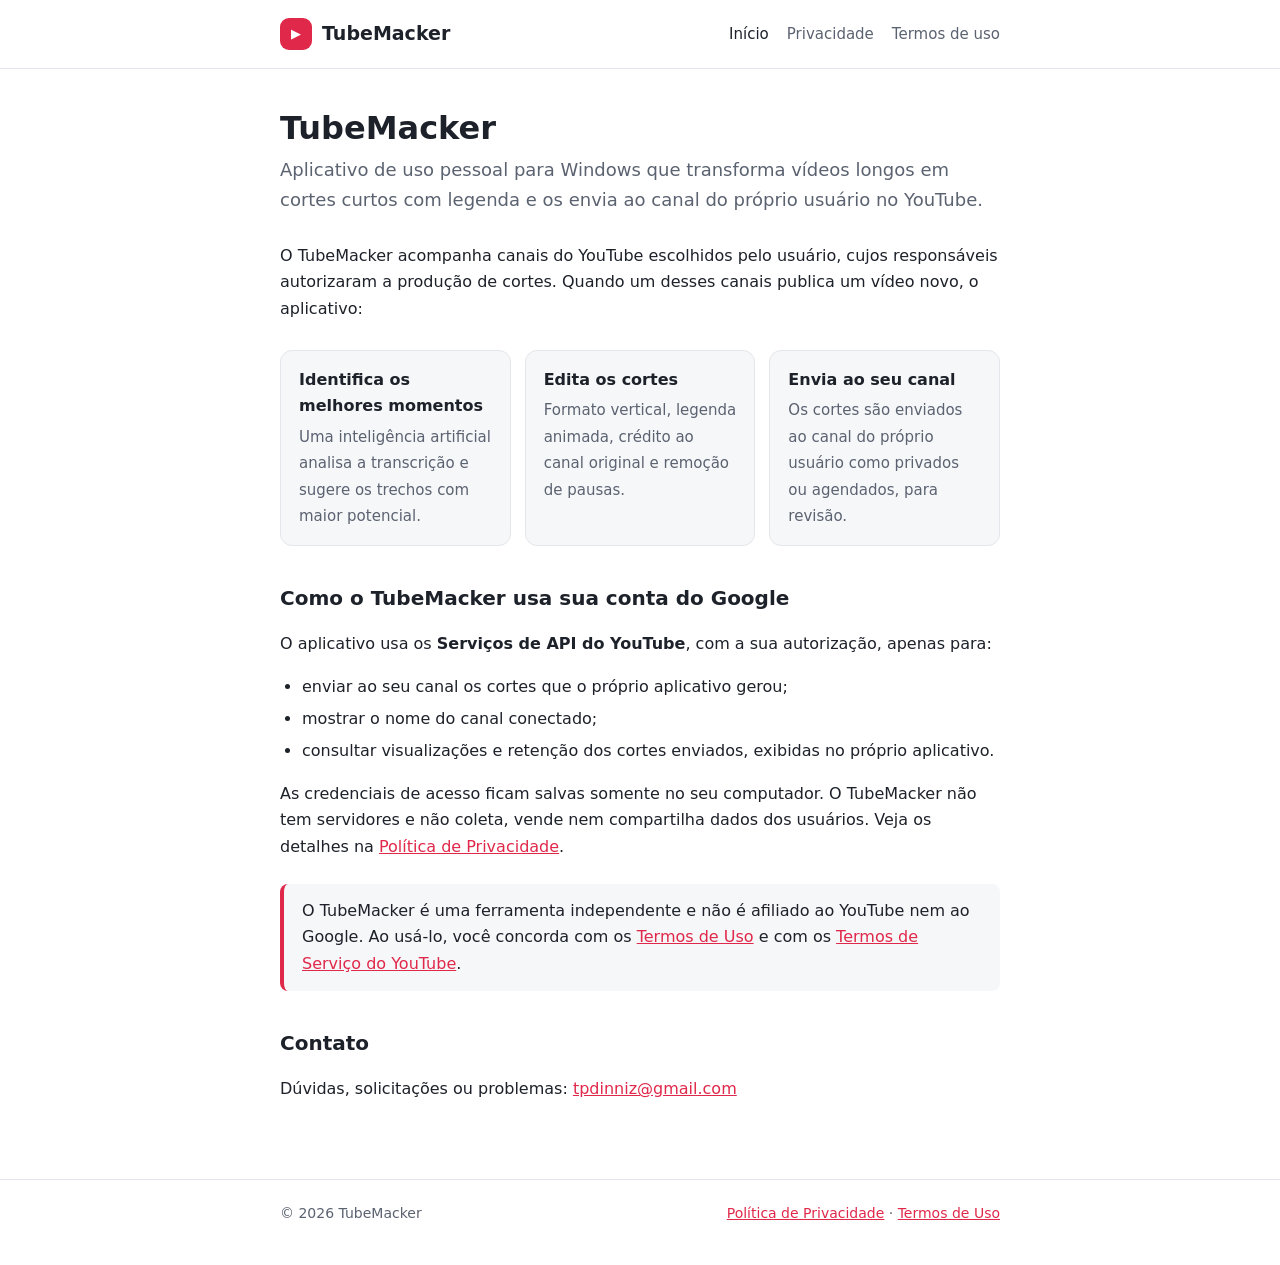
<file: index.html>
<!doctype html>
<html lang="pt-BR">
<head>
  <meta charset="utf-8">
  <meta name="viewport" content="width=device-width, initial-scale=1">
  <title>TubeMacker</title>
  <meta name="description" content="TubeMacker: aplicativo de uso pessoal que gera cortes de vídeos com legenda e os envia ao canal do próprio usuário no YouTube.">
  <link rel="stylesheet" href="style.css">
</head>
<body>
  <header>
    <div class="wrap">
      <a class="brand" href="./"><span class="logo">▶</span> TubeMacker</a>
      <nav>
        <a href="./" aria-current="page">Início</a>
        <a href="privacidade.html">Privacidade</a>
        <a href="termos.html">Termos de uso</a>
      </nav>
    </div>
  </header>

  <main>
    <div class="wrap">
      <h1>TubeMacker</h1>
      <p class="lead">Aplicativo de uso pessoal para Windows que transforma vídeos longos em cortes curtos com legenda e os envia ao canal do próprio usuário no YouTube.</p>

      <p>O TubeMacker acompanha canais do YouTube escolhidos pelo usuário, cujos responsáveis autorizaram a produção de cortes. Quando um desses canais publica um vídeo novo, o aplicativo:</p>

      <div class="features">
        <div class="feature"><b>Identifica os melhores momentos</b><span>Uma inteligência artificial analisa a transcrição e sugere os trechos com maior potencial.</span></div>
        <div class="feature"><b>Edita os cortes</b><span>Formato vertical, legenda animada, crédito ao canal original e remoção de pausas.</span></div>
        <div class="feature"><b>Envia ao seu canal</b><span>Os cortes são enviados ao canal do próprio usuário como privados ou agendados, para revisão.</span></div>
      </div>

      <h2>Como o TubeMacker usa sua conta do Google</h2>
      <p>O aplicativo usa os <b>Serviços de API do YouTube</b>, com a sua autorização, apenas para:</p>
      <ul>
        <li>enviar ao seu canal os cortes que o próprio aplicativo gerou;</li>
        <li>mostrar o nome do canal conectado;</li>
        <li>consultar visualizações e retenção dos cortes enviados, exibidas no próprio aplicativo.</li>
      </ul>
      <p>As credenciais de acesso ficam salvas somente no seu computador. O TubeMacker não tem servidores e não coleta, vende nem compartilha dados dos usuários. Veja os detalhes na <a href="privacidade.html">Política de Privacidade</a>.</p>

      <div class="note">
        O TubeMacker é uma ferramenta independente e não é afiliado ao YouTube nem ao Google. Ao usá-lo, você concorda com os <a href="termos.html">Termos de Uso</a> e com os <a href="https://www.youtube.com/t/terms">Termos de Serviço do YouTube</a>.
      </div>

      <h2>Contato</h2>
      <p>Dúvidas, solicitações ou problemas: <a href="mailto:tpdinniz@gmail.com">tpdinniz@gmail.com</a></p>
    </div>
  </main>

  <footer>
    <div class="wrap">
      <span>© 2026 TubeMacker</span>
      <span><a href="privacidade.html">Política de Privacidade</a> · <a href="termos.html">Termos de Uso</a></span>
    </div>
  </footer>
</body>
</html>
</file>
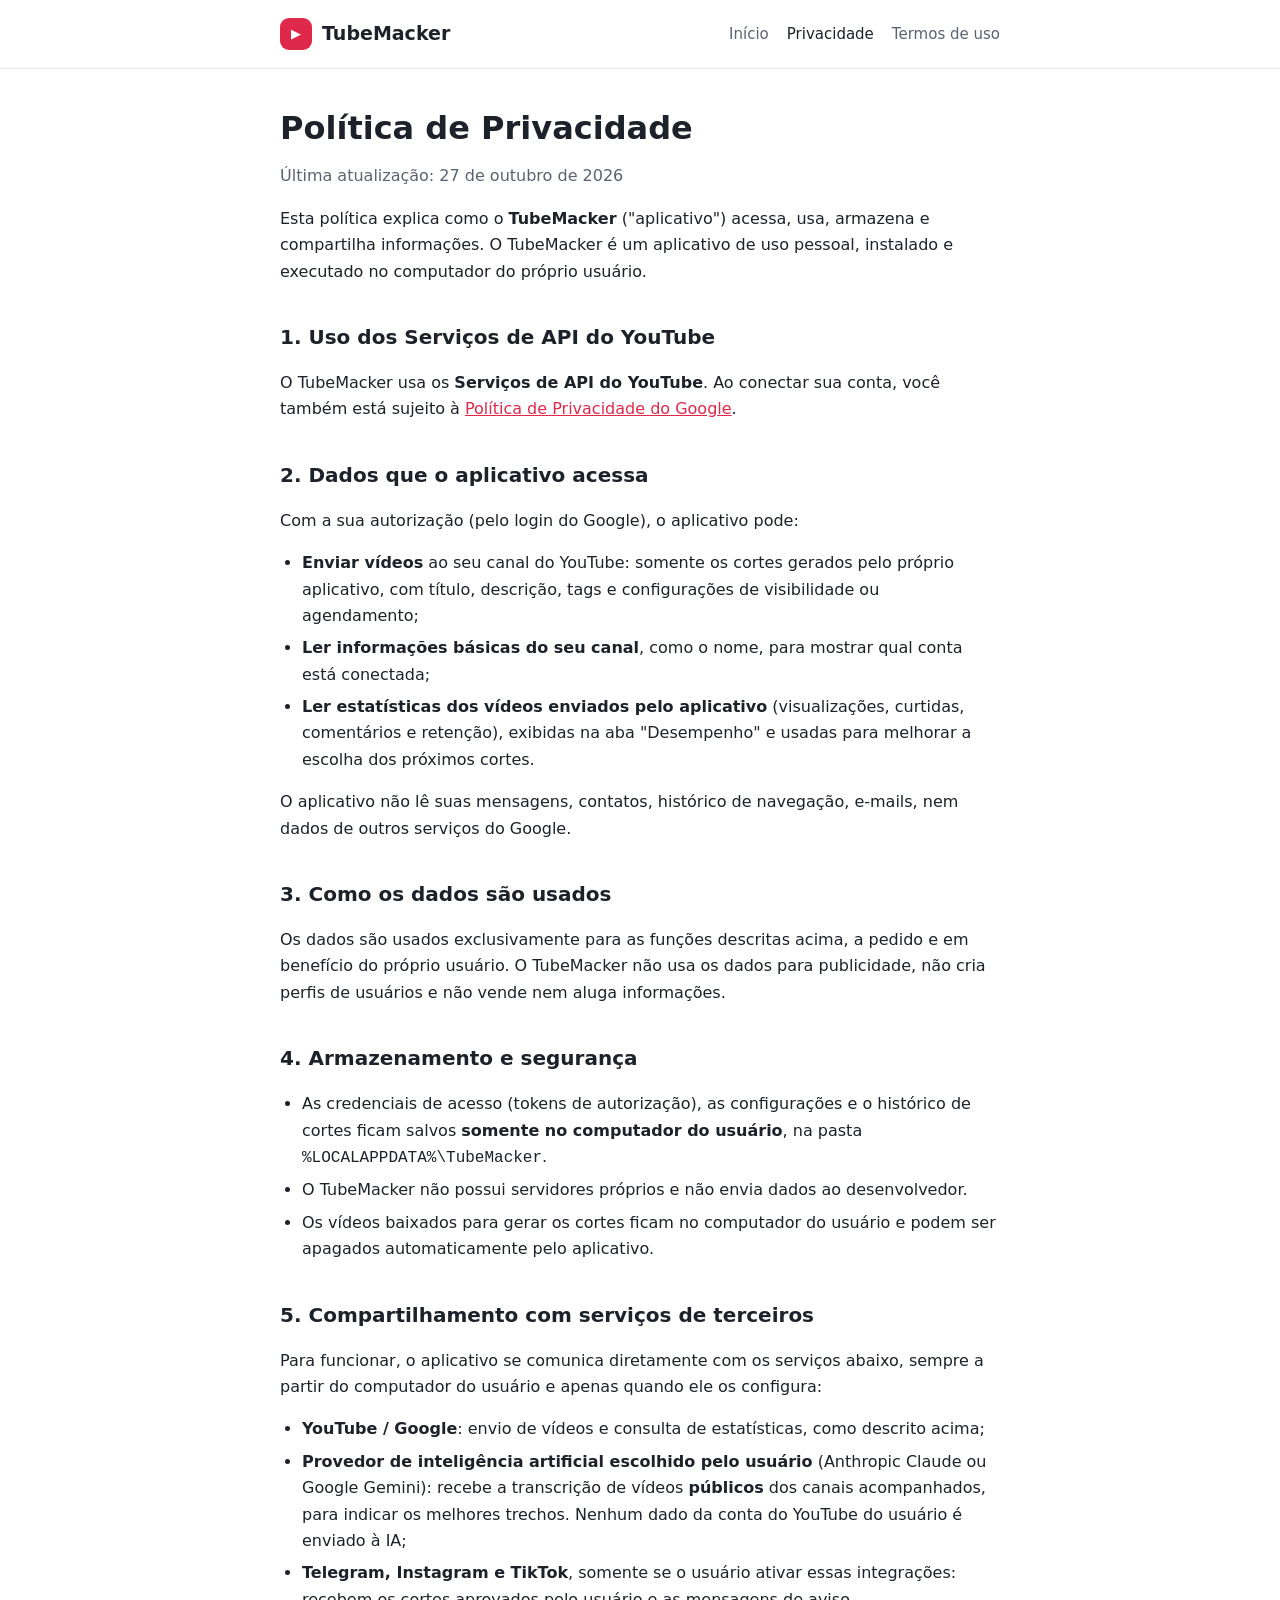
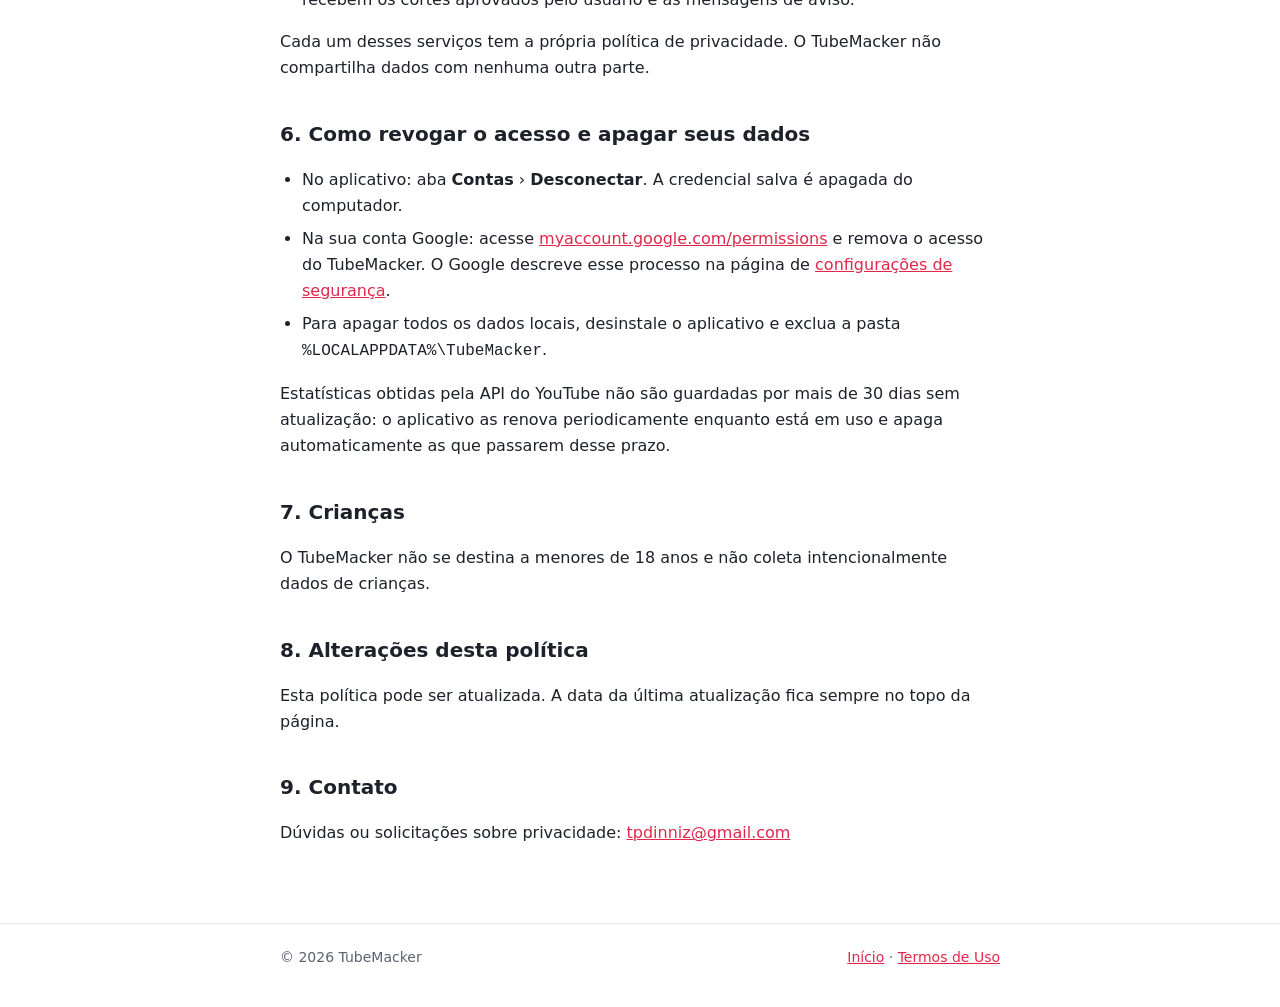
<file: privacidade.html>
<!doctype html>
<html lang="pt-BR">
<head>
  <meta charset="utf-8">
  <meta name="viewport" content="width=device-width, initial-scale=1">
  <title>Política de Privacidade · TubeMacker</title>
  <meta name="description" content="Como o TubeMacker acessa, usa, armazena e protege os dados do usuário.">
  <link rel="stylesheet" href="style.css">
</head>
<body>
  <header>
    <div class="wrap">
      <a class="brand" href="./"><span class="logo">▶</span> TubeMacker</a>
      <nav>
        <a href="./">Início</a>
        <a href="privacidade.html" aria-current="page">Privacidade</a>
        <a href="termos.html">Termos de uso</a>
      </nav>
    </div>
  </header>

  <main>
    <div class="wrap">
      <h1>Política de Privacidade</h1>
      <p class="muted">Última atualização: 27 de outubro de 2026</p>

      <p>Esta política explica como o <b>TubeMacker</b> ("aplicativo") acessa, usa, armazena e compartilha informações. O TubeMacker é um aplicativo de uso pessoal, instalado e executado no computador do próprio usuário.</p>

      <h2>1. Uso dos Serviços de API do YouTube</h2>
      <p>O TubeMacker usa os <b>Serviços de API do YouTube</b>. Ao conectar sua conta, você também está sujeito à <a href="https://policies.google.com/privacy">Política de Privacidade do Google</a>.</p>

      <h2>2. Dados que o aplicativo acessa</h2>
      <p>Com a sua autorização (pelo login do Google), o aplicativo pode:</p>
      <ul>
        <li><b>Enviar vídeos</b> ao seu canal do YouTube: somente os cortes gerados pelo próprio aplicativo, com título, descrição, tags e configurações de visibilidade ou agendamento;</li>
        <li><b>Ler informações básicas do seu canal</b>, como o nome, para mostrar qual conta está conectada;</li>
        <li><b>Ler estatísticas dos vídeos enviados pelo aplicativo</b> (visualizações, curtidas, comentários e retenção), exibidas na aba "Desempenho" e usadas para melhorar a escolha dos próximos cortes.</li>
      </ul>
      <p>O aplicativo não lê suas mensagens, contatos, histórico de navegação, e-mails, nem dados de outros serviços do Google.</p>

      <h2>3. Como os dados são usados</h2>
      <p>Os dados são usados exclusivamente para as funções descritas acima, a pedido e em benefício do próprio usuário. O TubeMacker não usa os dados para publicidade, não cria perfis de usuários e não vende nem aluga informações.</p>

      <h2>4. Armazenamento e segurança</h2>
      <ul>
        <li>As credenciais de acesso (tokens de autorização), as configurações e o histórico de cortes ficam salvos <b>somente no computador do usuário</b>, na pasta <code>%LOCALAPPDATA%\TubeMacker</code>.</li>
        <li>O TubeMacker não possui servidores próprios e não envia dados ao desenvolvedor.</li>
        <li>Os vídeos baixados para gerar os cortes ficam no computador do usuário e podem ser apagados automaticamente pelo aplicativo.</li>
      </ul>

      <h2>5. Compartilhamento com serviços de terceiros</h2>
      <p>Para funcionar, o aplicativo se comunica diretamente com os serviços abaixo, sempre a partir do computador do usuário e apenas quando ele os configura:</p>
      <ul>
        <li><b>YouTube / Google</b>: envio de vídeos e consulta de estatísticas, como descrito acima;</li>
        <li><b>Provedor de inteligência artificial escolhido pelo usuário</b> (Anthropic Claude ou Google Gemini): recebe a transcrição de vídeos <b>públicos</b> dos canais acompanhados, para indicar os melhores trechos. Nenhum dado da conta do YouTube do usuário é enviado à IA;</li>
        <li><b>Telegram, Instagram e TikTok</b>, somente se o usuário ativar essas integrações: recebem os cortes aprovados pelo usuário e as mensagens de aviso.</li>
      </ul>
      <p>Cada um desses serviços tem a própria política de privacidade. O TubeMacker não compartilha dados com nenhuma outra parte.</p>

      <h2>6. Como revogar o acesso e apagar seus dados</h2>
      <ul>
        <li>No aplicativo: aba <b>Contas</b> › <b>Desconectar</b>. A credencial salva é apagada do computador.</li>
        <li>Na sua conta Google: acesse <a href="https://myaccount.google.com/permissions">myaccount.google.com/permissions</a> e remova o acesso do TubeMacker. O Google descreve esse processo na página de <a href="https://security.google.com/settings/security/permissions">configurações de segurança</a>.</li>
        <li>Para apagar todos os dados locais, desinstale o aplicativo e exclua a pasta <code>%LOCALAPPDATA%\TubeMacker</code>.</li>
      </ul>
      <p>Estatísticas obtidas pela API do YouTube não são guardadas por mais de 30 dias sem atualização: o aplicativo as renova periodicamente enquanto está em uso e apaga automaticamente as que passarem desse prazo.</p>

      <h2>7. Crianças</h2>
      <p>O TubeMacker não se destina a menores de 18 anos e não coleta intencionalmente dados de crianças.</p>

      <h2>8. Alterações desta política</h2>
      <p>Esta política pode ser atualizada. A data da última atualização fica sempre no topo da página.</p>

      <h2>9. Contato</h2>
      <p>Dúvidas ou solicitações sobre privacidade: <a href="mailto:tpdinniz@gmail.com">tpdinniz@gmail.com</a></p>
    </div>
  </main>

  <footer>
    <div class="wrap">
      <span>© 2026 TubeMacker</span>
      <span><a href="./">Início</a> · <a href="termos.html">Termos de Uso</a></span>
    </div>
  </footer>
</body>
</html>
</file>
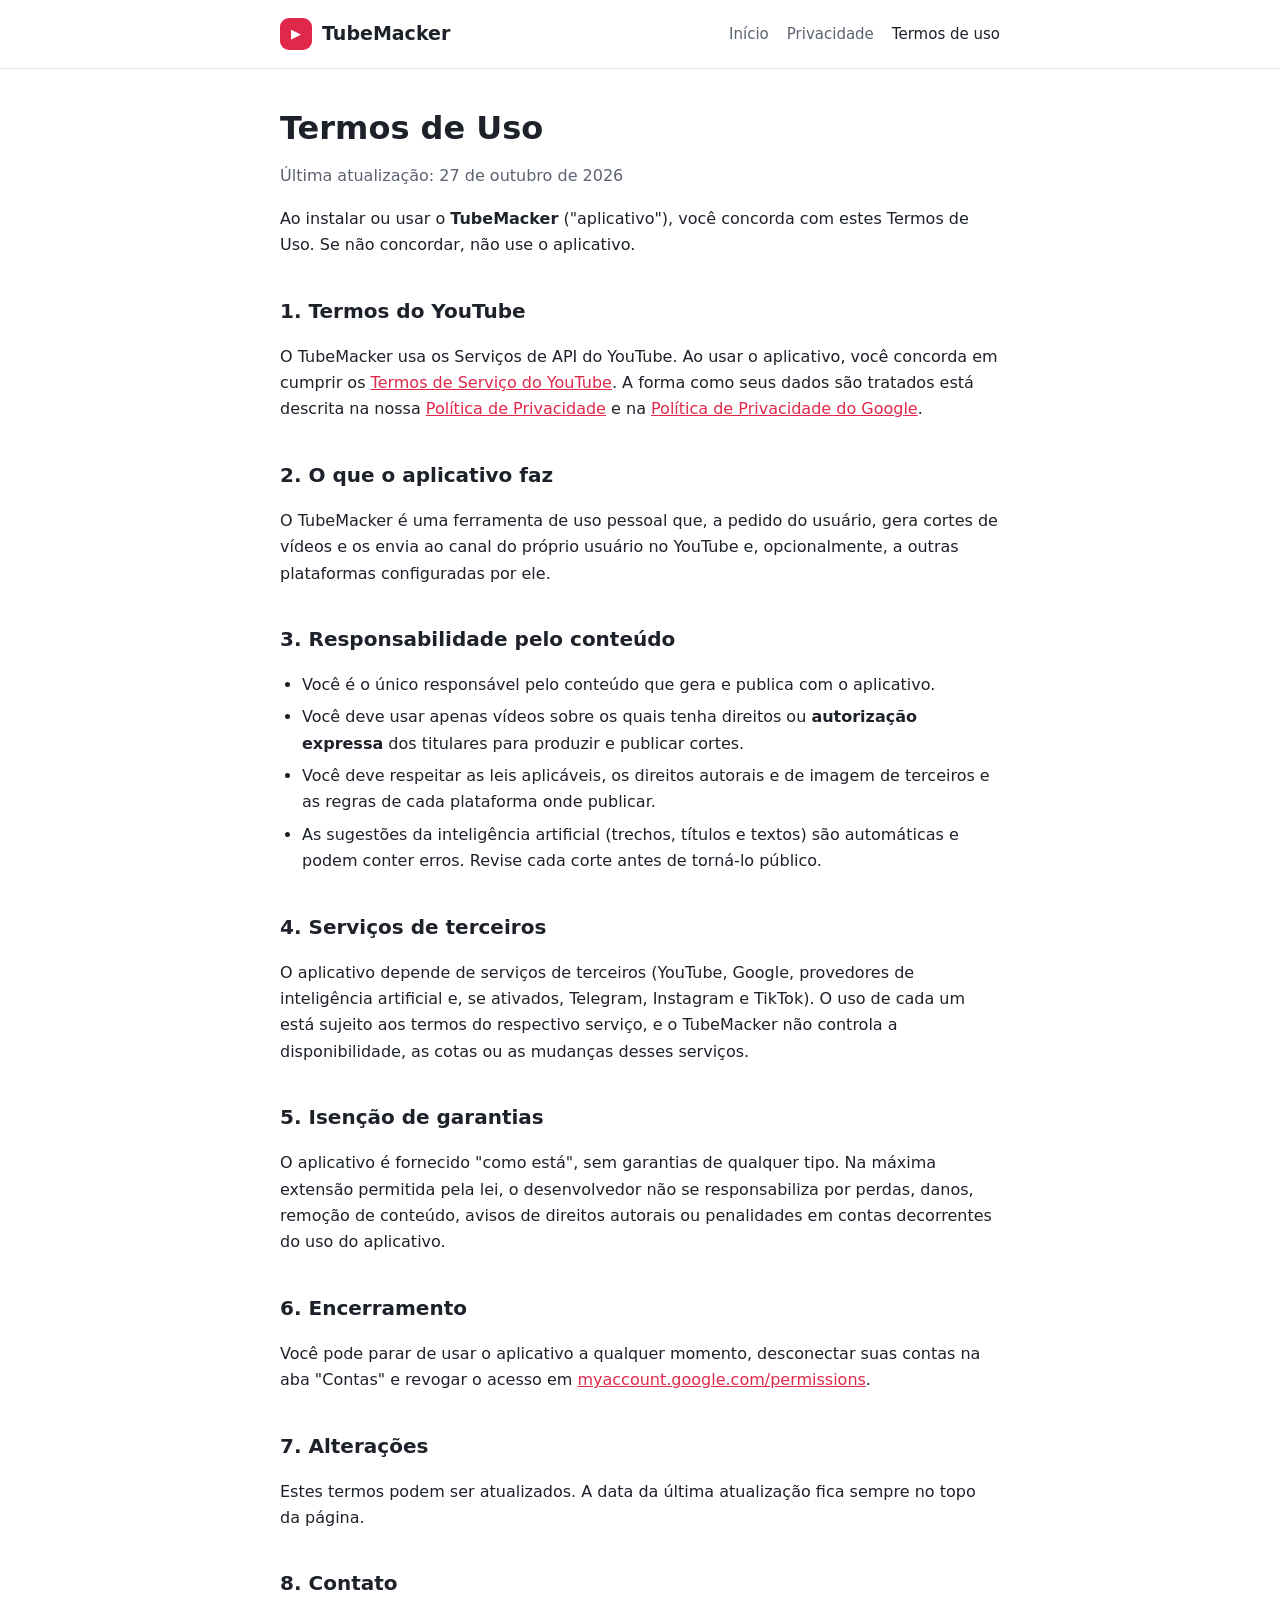
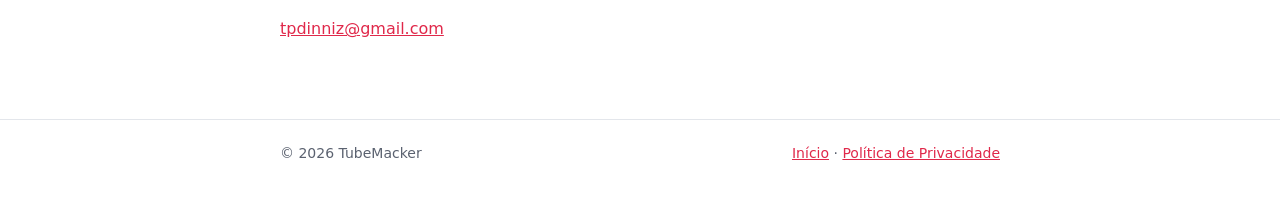
<file: termos.html>
<!doctype html>
<html lang="pt-BR">
<head>
  <meta charset="utf-8">
  <meta name="viewport" content="width=device-width, initial-scale=1">
  <title>Termos de Uso · TubeMacker</title>
  <meta name="description" content="Termos de uso do aplicativo TubeMacker.">
  <link rel="stylesheet" href="style.css">
</head>
<body>
  <header>
    <div class="wrap">
      <a class="brand" href="./"><span class="logo">▶</span> TubeMacker</a>
      <nav>
        <a href="./">Início</a>
        <a href="privacidade.html">Privacidade</a>
        <a href="termos.html" aria-current="page">Termos de uso</a>
      </nav>
    </div>
  </header>

  <main>
    <div class="wrap">
      <h1>Termos de Uso</h1>
      <p class="muted">Última atualização: 27 de outubro de 2026</p>

      <p>Ao instalar ou usar o <b>TubeMacker</b> ("aplicativo"), você concorda com estes Termos de Uso. Se não concordar, não use o aplicativo.</p>

      <h2>1. Termos do YouTube</h2>
      <p>O TubeMacker usa os Serviços de API do YouTube. Ao usar o aplicativo, você concorda em cumprir os <a href="https://www.youtube.com/t/terms">Termos de Serviço do YouTube</a>. A forma como seus dados são tratados está descrita na nossa <a href="privacidade.html">Política de Privacidade</a> e na <a href="https://policies.google.com/privacy">Política de Privacidade do Google</a>.</p>

      <h2>2. O que o aplicativo faz</h2>
      <p>O TubeMacker é uma ferramenta de uso pessoal que, a pedido do usuário, gera cortes de vídeos e os envia ao canal do próprio usuário no YouTube e, opcionalmente, a outras plataformas configuradas por ele.</p>

      <h2>3. Responsabilidade pelo conteúdo</h2>
      <ul>
        <li>Você é o único responsável pelo conteúdo que gera e publica com o aplicativo.</li>
        <li>Você deve usar apenas vídeos sobre os quais tenha direitos ou <b>autorização expressa</b> dos titulares para produzir e publicar cortes.</li>
        <li>Você deve respeitar as leis aplicáveis, os direitos autorais e de imagem de terceiros e as regras de cada plataforma onde publicar.</li>
        <li>As sugestões da inteligência artificial (trechos, títulos e textos) são automáticas e podem conter erros. Revise cada corte antes de torná-lo público.</li>
      </ul>

      <h2>4. Serviços de terceiros</h2>
      <p>O aplicativo depende de serviços de terceiros (YouTube, Google, provedores de inteligência artificial e, se ativados, Telegram, Instagram e TikTok). O uso de cada um está sujeito aos termos do respectivo serviço, e o TubeMacker não controla a disponibilidade, as cotas ou as mudanças desses serviços.</p>

      <h2>5. Isenção de garantias</h2>
      <p>O aplicativo é fornecido "como está", sem garantias de qualquer tipo. Na máxima extensão permitida pela lei, o desenvolvedor não se responsabiliza por perdas, danos, remoção de conteúdo, avisos de direitos autorais ou penalidades em contas decorrentes do uso do aplicativo.</p>

      <h2>6. Encerramento</h2>
      <p>Você pode parar de usar o aplicativo a qualquer momento, desconectar suas contas na aba "Contas" e revogar o acesso em <a href="https://myaccount.google.com/permissions">myaccount.google.com/permissions</a>.</p>

      <h2>7. Alterações</h2>
      <p>Estes termos podem ser atualizados. A data da última atualização fica sempre no topo da página.</p>

      <h2>8. Contato</h2>
      <p><a href="mailto:tpdinniz@gmail.com">tpdinniz@gmail.com</a></p>
    </div>
  </main>

  <footer>
    <div class="wrap">
      <span>© 2026 TubeMacker</span>
      <span><a href="./">Início</a> · <a href="privacidade.html">Política de Privacidade</a></span>
    </div>
  </footer>
</body>
</html>
</file>
<file: style.css>
:root {
  --bg: #ffffff;
  --text: #1d2129;
  --muted: #5b6270;
  --border: #e3e6eb;
  --accent: #e0284a;
  --card: #f6f7f9;
}
@media (prefers-color-scheme: dark) {
  :root {
    --bg: #0f1115;
    --text: #e8eaef;
    --muted: #9aa2b1;
    --border: #2a2f3a;
    --accent: #ff5c78;
    --card: #171a21;
  }
}

* { box-sizing: border-box; }
body {
  margin: 0;
  background: var(--bg);
  color: var(--text);
  font: 16px/1.65 "Segoe UI", system-ui, -apple-system, sans-serif;
}
a { color: var(--accent); }

header {
  border-bottom: 1px solid var(--border);
}
header .wrap {
  display: flex; align-items: center; justify-content: space-between; gap: 16px; flex-wrap: wrap;
  padding-top: 18px; padding-bottom: 18px;
}
.brand { display: flex; align-items: center; gap: 10px; font-weight: 700; font-size: 19px; color: var(--text); text-decoration: none; }
.logo {
  display: inline-grid; place-items: center; width: 32px; height: 32px; border-radius: 9px;
  background: var(--accent); color: #fff; font-size: 13px;
}
nav { display: flex; gap: 18px; font-size: 15px; }
nav a { color: var(--muted); text-decoration: none; }
nav a:hover, nav a[aria-current] { color: var(--text); }

.wrap { max-width: 760px; margin: 0 auto; padding: 0 20px; }
main { padding: 40px 0 60px; }
h1 { font-size: 32px; line-height: 1.2; margin: 0 0 8px; }
h2 { font-size: 20px; margin: 36px 0 8px; }
.muted { color: var(--muted); }
.lead { font-size: 18px; color: var(--muted); margin: 0 0 28px; }

.features { display: grid; grid-template-columns: repeat(auto-fit, minmax(210px, 1fr)); gap: 14px; margin: 28px 0; }
.feature { background: var(--card); border: 1px solid var(--border); border-radius: 12px; padding: 16px 18px; }
.feature b { display: block; margin-bottom: 4px; }
.feature span { color: var(--muted); font-size: 15px; }

.note { background: var(--card); border-left: 4px solid var(--accent); border-radius: 8px; padding: 14px 18px; margin: 24px 0; }
ul { padding-left: 22px; }
li { margin-bottom: 6px; }

footer { border-top: 1px solid var(--border); padding: 22px 0 40px; font-size: 14px; color: var(--muted); }
footer .wrap { display: flex; justify-content: space-between; gap: 12px; flex-wrap: wrap; }
</file>
